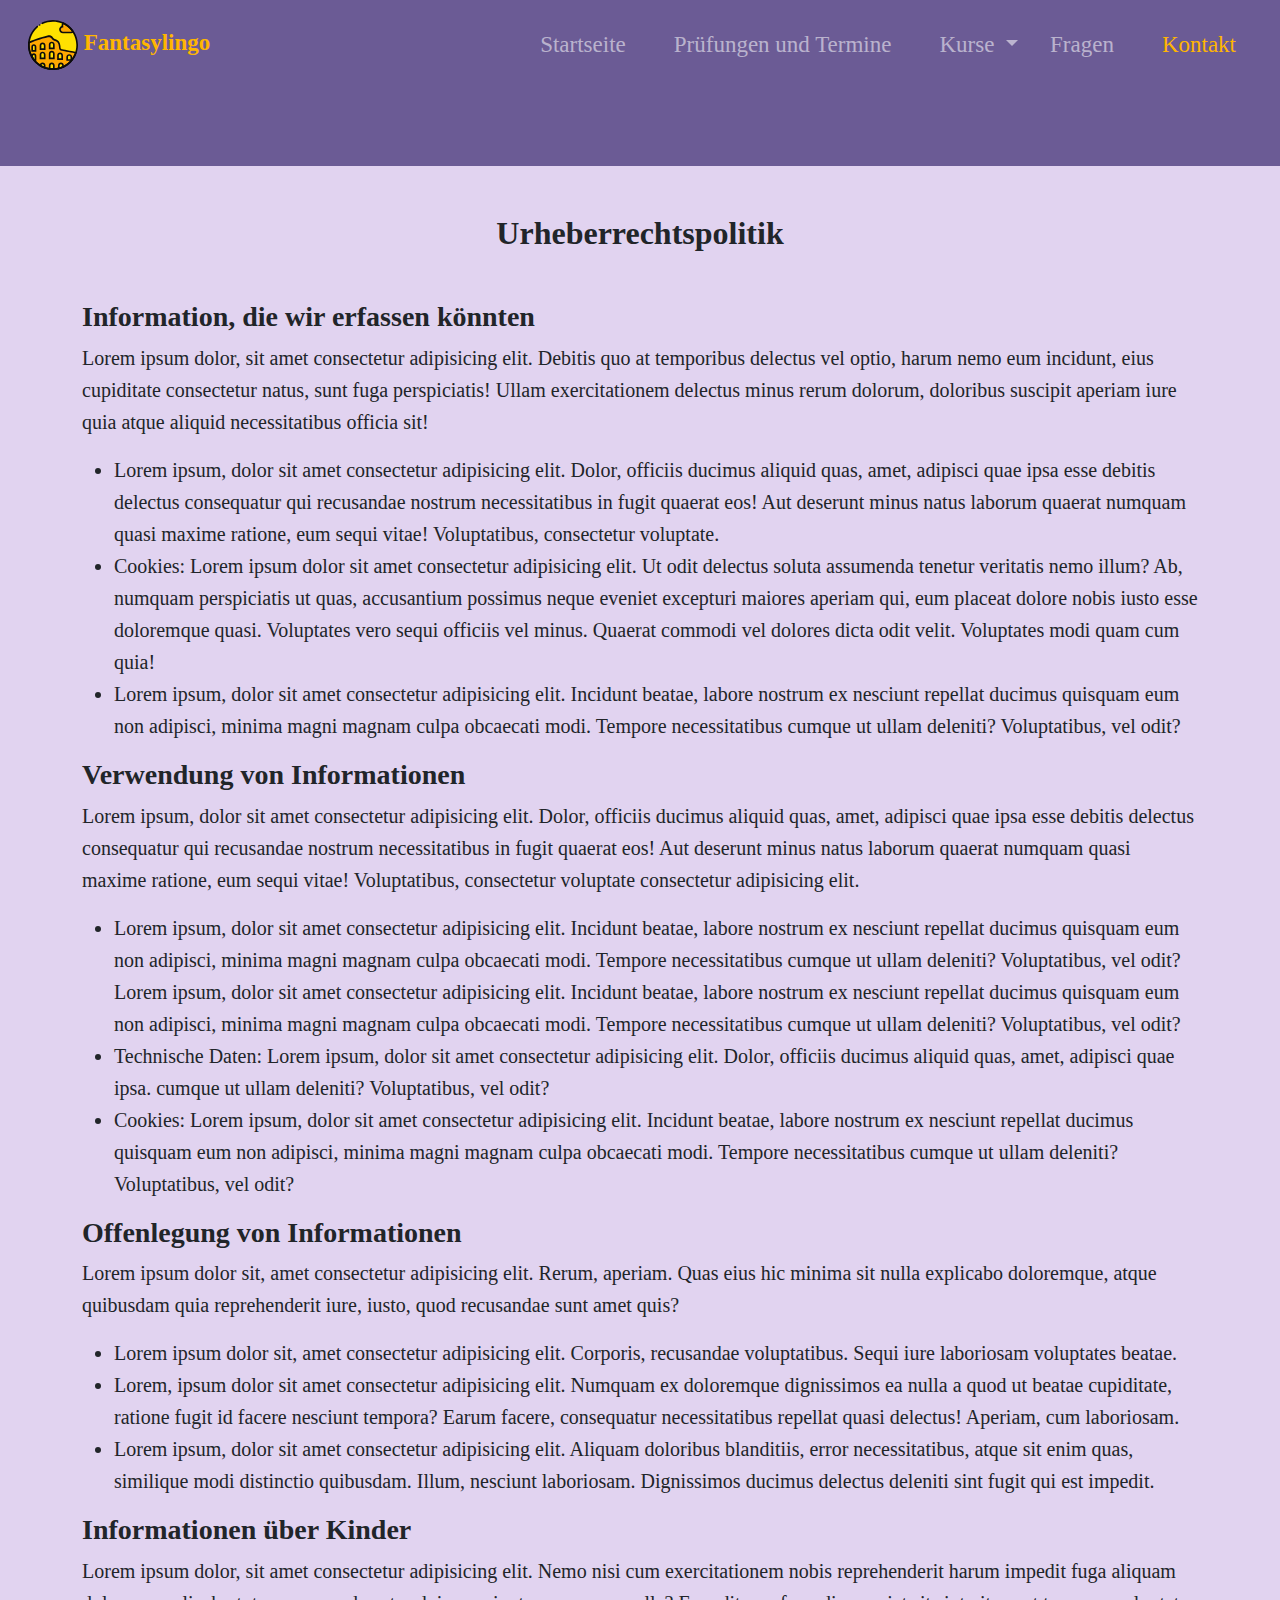
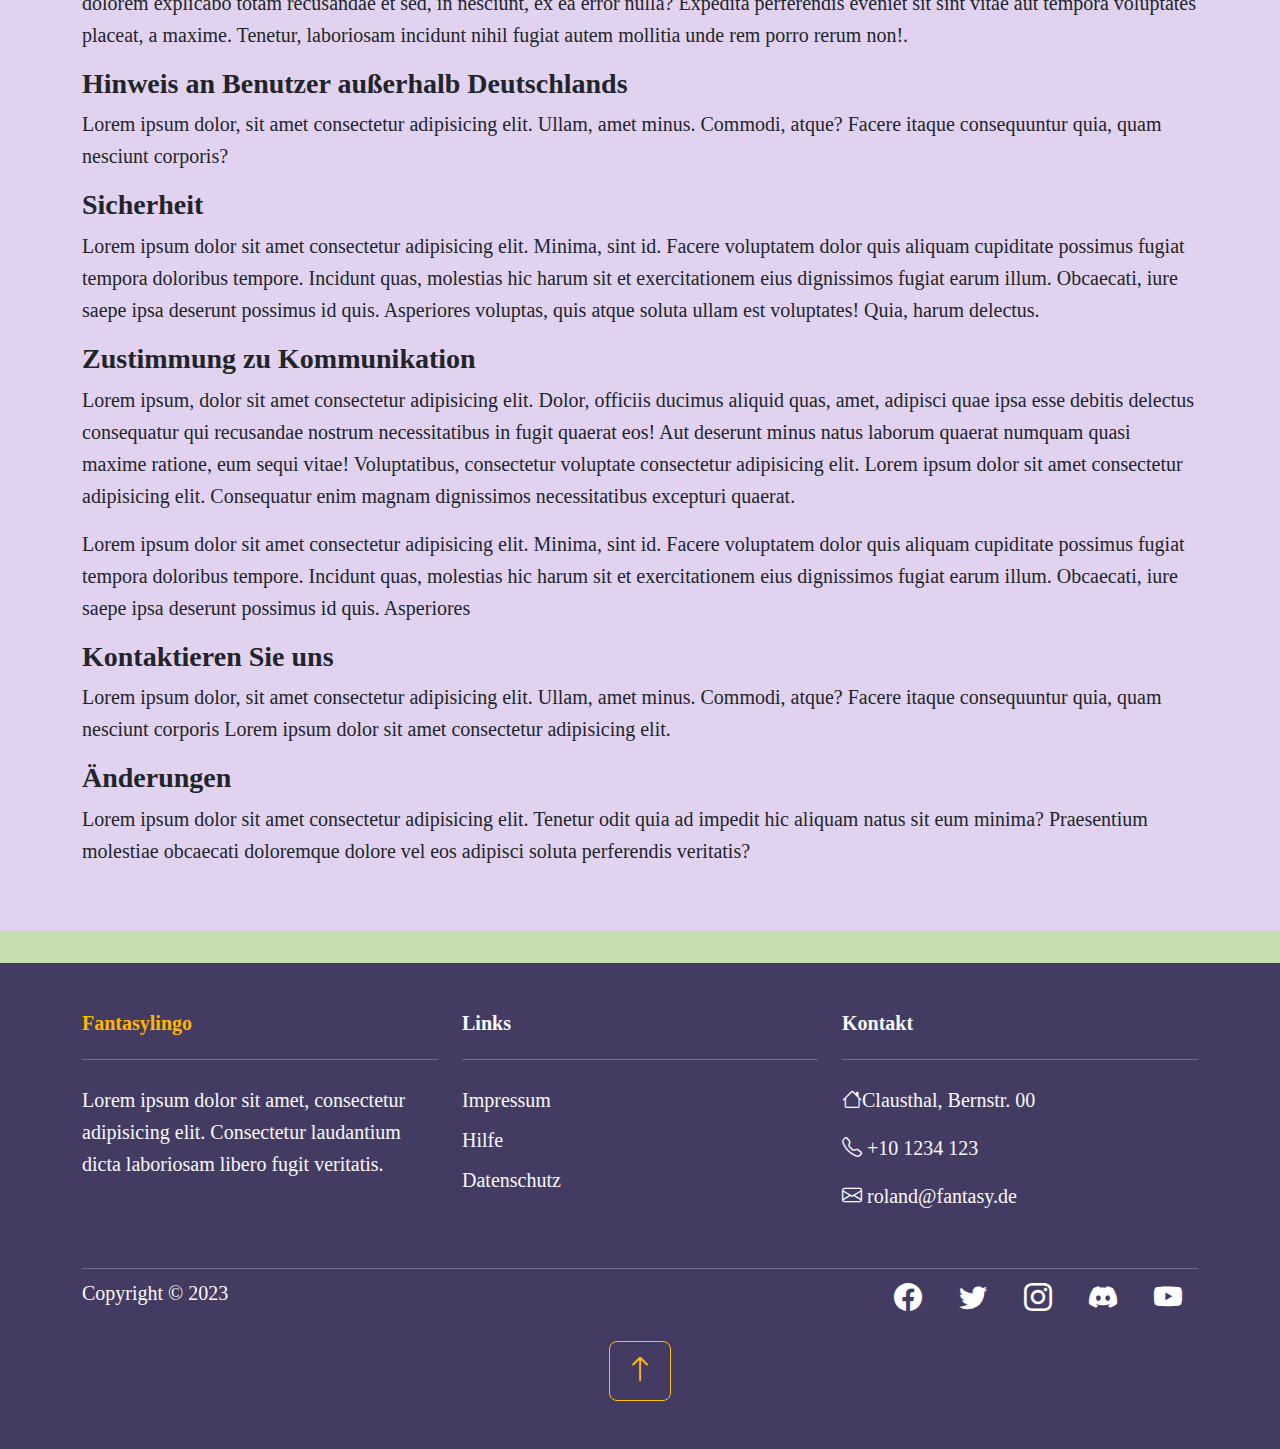
<file: datenschutz.html>
<!DOCTYPE html>
<html lang="zxx">

<head>
  <meta charset="UTF-8">
  <meta name="viewport" content="width=device-width, initial-scale=1.0">
  <link rel="stylesheet" href="css/bootstrap.css">
  <link rel="stylesheet" href="assets/bootstrap-icons-1.10.5/font/bootstrap-icons.css">
  <link rel="stylesheet" href="css/style.css">
  <title>Datenschutz</title>
</head>

<body>

  <!--Navbar--><!--Quelle: https://getbootstrap.com/docs/5.3/components/navbar/-->
  <nav class="navbar navbar-expand-lg bg-dark navbar-dark w-auto h-200 fixed-top">
    <div class="container-fluid">
      <a class="navbar-brand px-3" href="index.html">
        <img class="" src="IMG/logo.svg" alt="logo" width="50"> Fantasylingo
      </a> <!--https://www.svgrepo.com/svg/184166/colosseum-rome-->
      <button class="navbar-toggler" type="button" data-bs-toggle="collapse" data-bs-target="#navmenu"
        aria-controls="navbarSupportedContent" aria-expanded="false" aria-label="Toggle navigation">
        <span class="navbar-toggler-icon"> </span>
      </button>
      <div class="collapse navbar-collapse" id="navmenu">
        <ul class="navbar-nav ms-auto mb-2 mb-lg-0">
          <li class="nav-item">
            <a class="  px-3 nav-link me-3" href="index.html">Startseite</a>
          </li>
          <li class="nav-item me-3">
            <a class="  px-3 nav-link" href="pruefungenUndTermine.html">Prüfungen und Termine</a>
          </li>
          <li class="nav-item dropdown">
            <a class=" px-3 nav-link dropdown-toggle" href="#" role="button" data-bs-toggle="dropdown"
              aria-expanded="false">
              Kurse
            </a>
            <ul class="dropdown-menu">
              <li><a class="dropdown-item fs-5" href="navi.html">Na'vi</a></li>
              <li>
                <hr class="dropdown-divider">
              </li>
              <li><a class="dropdown-item fs-5" href="klingonisch.html">Klingonisch</a></li>
              <li>
                <hr class="dropdown-divider">
              </li>
              <li><a class="dropdown-item fs-5" href="sindarin.html">Sindarin</a></li>
            </ul>
          </li>
          <li class="nav-item me-3">
            <a class="px-3 nav-link" href="index.html#fragen">Fragen</a>
          </li>
          <li class="nav-item me-3">
            <a class="px-3 nav-link disabled" href="kontakt.html">Kontakt</a>
          </li>
        </ul>
      </div>
    </div>
  </nav>

  <!--Header-->
  <section class="bg-dark text-light p-5 text-center text-md-start">
    <div class="container">
      <div class="d-lg-flex align-items-center justify-content-between">
        
      </div>
    </div>
  </section>

  <section class="p-5  bg-light">
    <div class="container">
      <div class="row">
        <div class="col-12">
          <h2 class="text-center mb-5">Urheberrechtspolitik</h2>
        </div>
      </div>
      <div class="row">
        <!--Information, die wir erfassen könnten-->
        <!--lorem: https://lipsum.com/-->
        <div class="col-lg-12">
          <h3>Information, die wir erfassen könnten</h3>
          <p>Lorem ipsum dolor, sit amet consectetur adipisicing elit. Debitis quo at temporibus delectus vel optio,
            harum nemo eum incidunt, eius cupiditate consectetur natus, sunt fuga perspiciatis! Ullam exercitationem
            delectus minus rerum dolorum, doloribus suscipit aperiam iure quia atque aliquid necessitatibus officia sit!
          </p>
          <ul>
            <li>Lorem ipsum, dolor sit amet consectetur adipisicing elit. Dolor, officiis ducimus aliquid quas, amet,
              adipisci quae ipsa esse debitis delectus consequatur qui recusandae nostrum necessitatibus in fugit
              quaerat eos! Aut deserunt minus natus laborum quaerat numquam quasi maxime ratione, eum sequi vitae!
              Voluptatibus, consectetur voluptate.</li>
            <li>Cookies: Lorem ipsum dolor sit amet consectetur adipisicing elit. Ut odit delectus soluta assumenda
              tenetur veritatis nemo illum? Ab, numquam perspiciatis ut quas, accusantium possimus neque eveniet
              excepturi maiores aperiam qui, eum placeat dolore nobis iusto esse doloremque quasi. Voluptates vero sequi
              officiis vel minus. Quaerat commodi vel dolores dicta odit velit. Voluptates modi quam cum quia!</li>
            <li>Lorem ipsum, dolor sit amet consectetur adipisicing elit. Incidunt beatae, labore nostrum ex nesciunt
              repellat ducimus quisquam eum non adipisci, minima magni magnam culpa obcaecati modi. Tempore
              necessitatibus cumque ut ullam deleniti? Voluptatibus, vel odit?</li>
          </ul>
        </div>
      </div>
      <div class="row">
        <!--Verwendung von Informationen-->
        <div class="col-lg-12">
          <h3>Verwendung von Informationen</h3>
          <p>Lorem ipsum, dolor sit amet consectetur adipisicing elit. Dolor, officiis ducimus aliquid quas, amet,
            adipisci quae ipsa esse debitis delectus consequatur qui recusandae nostrum necessitatibus in fugit
            quaerat eos! Aut deserunt minus natus laborum quaerat numquam quasi maxime ratione, eum sequi vitae!
            Voluptatibus, consectetur voluptate consectetur adipisicing elit.</p>
          <ul>
            <li>Lorem ipsum, dolor sit amet consectetur adipisicing elit. Incidunt beatae, labore nostrum ex nesciunt
              repellat ducimus quisquam eum non adipisci, minima magni magnam culpa obcaecati modi. Tempore
              necessitatibus cumque ut ullam deleniti? Voluptatibus, vel odit?
              Lorem ipsum, dolor sit amet consectetur adipisicing elit. Incidunt beatae, labore nostrum ex nesciunt
              repellat ducimus quisquam eum non adipisci, minima magni magnam culpa obcaecati modi. Tempore
              necessitatibus cumque ut ullam deleniti? Voluptatibus, vel odit?</li>
            <li>Technische Daten: Lorem ipsum, dolor sit amet consectetur adipisicing elit. Dolor, officiis ducimus
              aliquid quas, amet,
              adipisci quae ipsa. cumque ut ullam deleniti? Voluptatibus, vel odit?</li>
            <li>Cookies: Lorem ipsum, dolor sit amet consectetur adipisicing elit. Incidunt beatae, labore nostrum ex
              nesciunt
              repellat ducimus quisquam eum non adipisci, minima magni magnam culpa obcaecati modi. Tempore
              necessitatibus cumque ut ullam deleniti? Voluptatibus, vel odit?</li>
          </ul>
        </div>
      </div>
      <div class="row">
        <!--Offenlegung von Informationen-->
        <div class="col-lg-12">
          <h3>Offenlegung von Informationen</h3>
          <p>Lorem ipsum dolor sit, amet consectetur adipisicing elit. Rerum, aperiam. Quas eius hic minima sit nulla
            explicabo doloremque, atque quibusdam quia reprehenderit iure, iusto, quod recusandae sunt amet quis?</p>
          <ul>
            <li>Lorem ipsum dolor sit, amet consectetur adipisicing elit. Corporis, recusandae voluptatibus. Sequi iure
              laboriosam voluptates beatae.</li>
            <li>Lorem, ipsum dolor sit amet consectetur adipisicing elit. Numquam ex doloremque dignissimos ea nulla a
              quod ut beatae cupiditate, ratione fugit id facere nesciunt tempora? Earum facere, consequatur
              necessitatibus repellat quasi delectus! Aperiam, cum laboriosam.</li>
            <li>Lorem ipsum, dolor sit amet consectetur adipisicing elit. Aliquam doloribus blanditiis, error
              necessitatibus, atque sit enim quas, similique modi distinctio quibusdam. Illum, nesciunt laboriosam.
              Dignissimos ducimus delectus deleniti sint fugit qui est impedit.</li>
          </ul>
        </div>
      </div>
      <div class="row">
        <!--Informationen über Kinder-->
        <div class="col-lg-12">
          <h3>Informationen über Kinder</h3>
          <p>Lorem ipsum dolor, sit amet consectetur adipisicing elit. Nemo nisi cum exercitationem nobis reprehenderit
            harum impedit fuga aliquam dolorem explicabo totam recusandae et sed, in nesciunt, ex ea error nulla?
            Expedita perferendis eveniet sit sint vitae aut tempora voluptates placeat, a maxime. Tenetur, laboriosam
            incidunt nihil fugiat autem mollitia unde rem porro rerum non!.</p>
        </div>
      </div>
      <div class="row">
        <!--Hinweis an Benutzer außerhalb des Vereinigten Königreichs-->
        <div class="col-lg-12">
          <h3>Hinweis an Benutzer außerhalb Deutschlands</h3>
          <p>Lorem ipsum dolor, sit amet consectetur adipisicing elit. Ullam, amet minus. Commodi, atque? Facere itaque
            consequuntur quia, quam nesciunt corporis?</p>
        </div>
      </div>
      <div class="row">
        <!--Sicherheit-->
        <div class="col-lg-12">
          <h3>Sicherheit</h3>
          <p>Lorem ipsum dolor sit amet consectetur adipisicing elit. Minima, sint id. Facere voluptatem dolor quis
            aliquam cupiditate possimus fugiat tempora doloribus tempore. Incidunt quas, molestias hic harum sit et
            exercitationem eius dignissimos fugiat earum illum. Obcaecati, iure saepe ipsa deserunt possimus id quis.
            Asperiores voluptas, quis atque soluta ullam est voluptates! Quia, harum delectus.</p>
        </div>
      </div>
      <div class="row">
        <!--Zustimmung zu Kommunikation-->
        <div class="col-lg-12">
          <h3>Zustimmung zu Kommunikation</h3>
          <p>Lorem ipsum, dolor sit amet consectetur adipisicing elit. Dolor, officiis ducimus aliquid quas, amet,
            adipisci quae ipsa esse debitis delectus consequatur qui recusandae nostrum necessitatibus in fugit quaerat
            eos! Aut deserunt minus natus laborum quaerat numquam quasi maxime ratione, eum sequi vitae! Voluptatibus,
            consectetur voluptate consectetur adipisicing elit. Lorem ipsum dolor sit amet consectetur adipisicing elit.
            Consequatur enim magnam dignissimos necessitatibus excepturi quaerat.</p>
          <p>Lorem ipsum dolor sit amet consectetur adipisicing elit. Minima, sint id. Facere voluptatem dolor quis
            aliquam cupiditate possimus fugiat tempora doloribus tempore. Incidunt quas, molestias hic harum sit et
            exercitationem eius dignissimos fugiat earum illum. Obcaecati, iure saepe ipsa deserunt possimus id quis.
            Asperiores</p>
        </div>
      </div>
      <div class="row">
        <!--Kontaktieren Sie uns-->
        <div class="col-lg-12">
          <h3>Kontaktieren Sie uns</h3>
          <p>Lorem ipsum dolor, sit amet consectetur adipisicing elit. Ullam, amet minus. Commodi, atque? Facere itaque
            consequuntur quia, quam nesciunt corporis Lorem ipsum dolor sit amet consectetur adipisicing elit.</p>
        </div>
      </div>
      <div class="row">
        <!--Änderungen-->
        <div class="col-lg-12">
          <h3>Änderungen</h3>
          <p>Lorem ipsum dolor sit amet consectetur adipisicing elit. Tenetur odit quia ad impedit hic aliquam natus sit
            eum minima? Praesentium molestiae obcaecati doloremque dolore vel eos adipisci soluta perferendis veritatis?
          </p>
        </div>
      </div>
    </div>
  </section>

  <section class="p-3 bg-warning"></section>

  <!--Footer-->
  <footer class="p-5 bg-secondary text-light">
    <div class="container">
      <div class="row align-items-stretch text-center text-md-start">
        <div class="col-12 col-md-4 mb-4">
          <h5 class="mb-4 text-warning">Fantasylingo</h5>
          <hr class="mb-2 p-2">
          <p class="text-light">Lorem ipsum dolor sit amet, consectetur adipisicing elit. Consectetur laudantium
            dicta
            laboriosam libero fugit veritatis.</p>
        </div>
        <div class="col-12 col-md-4 mb-4">
          <h5 class="mb-4">Links</h5>
          <hr class="mb-2 p-2">
          <a href="impressum.html" class="text-light text-decoration-none d-block mb-2 linked">Impressum</a>
          <a href="impressum.html" class="text-light text-decoration-none d-block mb-2 linked">Hilfe</a>
          <a href="Datenschutz.html" class="text-light  text-decoration-none d-block mb-2 linked">Datenschutz</a>
        </div>
        <div class="col-12 col-md-4 mb-4">
          <h5 class="mb-4">Kontakt</h5>
          <hr class="mb-2 p-2">
          <p class="text-light d-block"><i class="bi bi-house"></i>Clausthal, Bernstr. 00</p>
          <p class="text-light d-block"><i class="bi bi-telephone"></i> +10 1234 123</p>
          <p class="text-light d-block"><i class="bi bi-envelope"></i> roland@fantasy.de</p>
        </div>
      </div>
      <hr class="mb-2">
      <div class="row">
        <div class="col-12 col-md-6">
          <p class="text-md-start text-center"> Copyright &copy; 2023 </p>
        </div>
        <div class="col-12 col-md-6">
          <div class="text-md-end text-center">
            <a href=""><i class="bi bi-facebook fs-3 text-white mx-3"></i></a>
            <a href=""><i class="bi bi-twitter fs-3 text-white mx-3"></i></a>
            <a href=""><i class="bi bi-instagram fs-3 text-white mx-3"></i></a>
            <a href=""><i class="bi bi-discord fs-3 text-white mx-3"></i></a>
            <a href=""><i class="bi bi-youtube fs-3 text-white mx-3"></i></a>
          </div>
        </div>
      </div>
      <div class="text-center">
        <a href="#" class="btn btn-outline-warning btn-lg mt-3">
          <i class="bi bi-arrow-up fs-3"></i>
        </a>
      </div>
    </div>
  </footer>

  <script src="js/bootstrap.bundle.js"></script>

</body>
<!--Das sind ein Paar tutorials, die mir viel geholfen haben:
https://www.youtube.com/watch?v=v0IgI8vYD_o
https://www.youtube.com/watch?v=-qfEOE4vtxE&t=1286s
https://www.traversymedia.com/products/bootstrap-5-from-scratch-build-5-modern-websites
-->

</html>
</file>
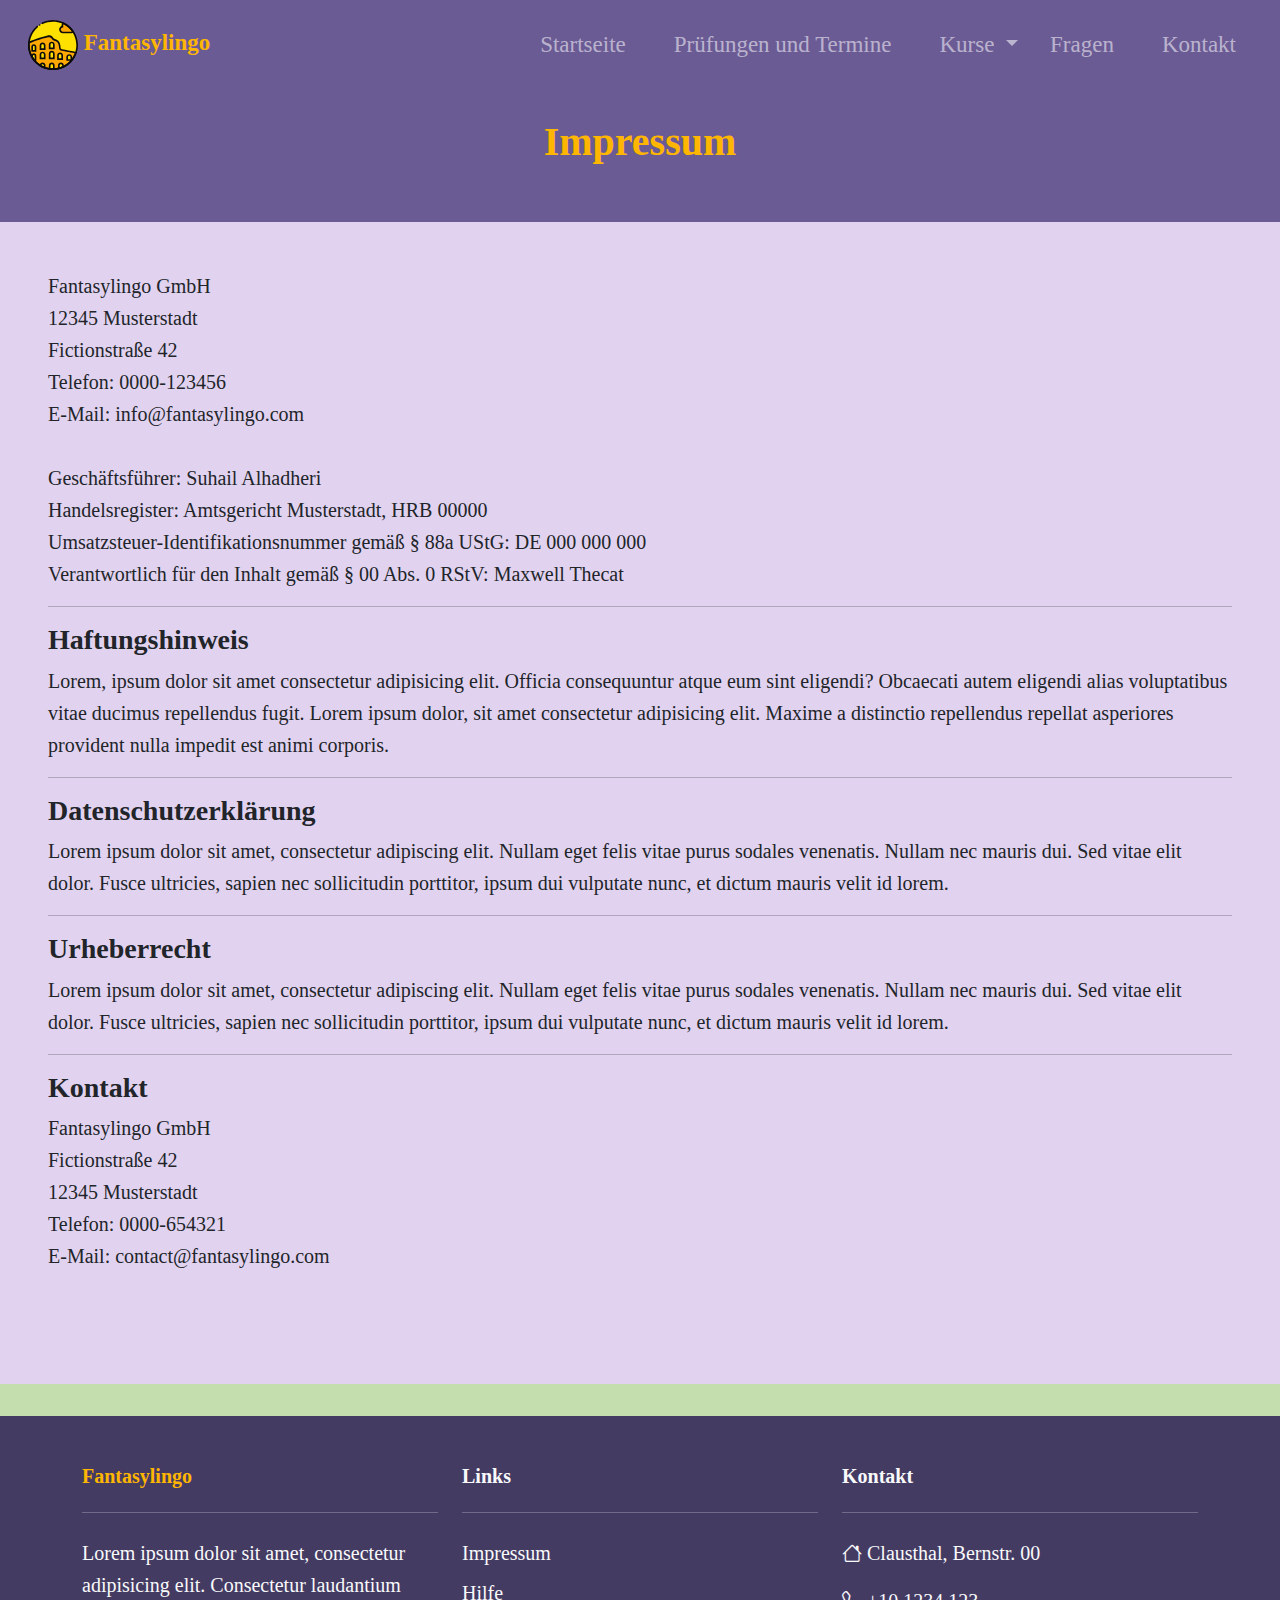
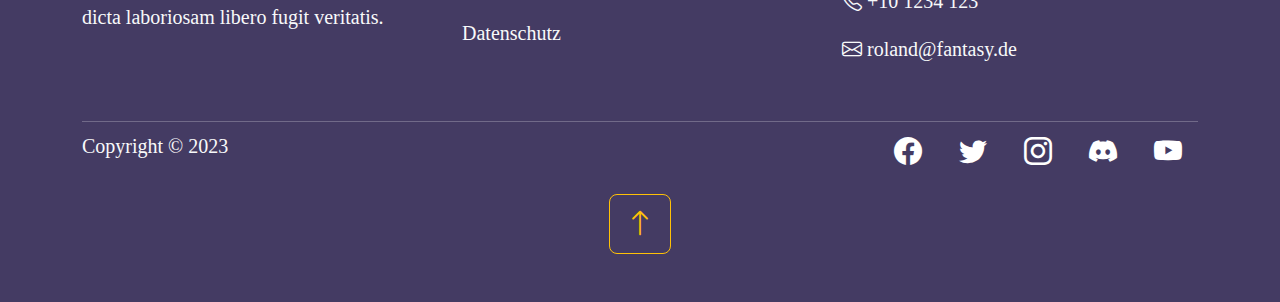
<file: impressum.html>
<!DOCTYPE html>
<html lang="zxx">

<head>
  <meta charset="UTF-8">
  <meta name="viewport" content="width=device-width, initial-scale=1.0">
  <link rel="stylesheet" href="css/bootstrap.css">
  <link rel="stylesheet" href="assets/bootstrap-icons-1.10.5/font/bootstrap-icons.css">
  <link rel="stylesheet" href="css/style.css">
  <title>Impressum</title>
</head>

<body>

  <!--Navbar--><!--Quelle: https://getbootstrap.com/docs/5.3/components/navbar/-->
  <nav class="navbar navbar-expand-lg bg-dark navbar-dark w-auto h-200 fixed-top ">
    <div class="container-fluid">
      <a class="navbar-brand px-3" href="index.html">
        <img class="" src="IMG/logo.svg" alt="logo" width="50"> Fantasylingo
      </a> <!--https://www.svgrepo.com/svg/184166/colosseum-rome-->
      <button class="navbar-toggler" type="button" data-bs-toggle="collapse" data-bs-target="#navmenu"
        aria-controls="navbarSupportedContent" aria-expanded="false" aria-label="Toggle navigation">
        <span class="navbar-toggler-icon"> </span>
      </button>
      <div class="collapse navbar-collapse" id="navmenu">
        <ul class="navbar-nav ms-auto mb-2 mb-lg-0">
          <li class="nav-item">
            <a class="  px-3 nav-link me-3" href="index.html">Startseite</a>
          </li>
          <li class="nav-item me-3">
            <a class="  px-3 nav-link" href="pruefungenUndTermine.html">Prüfungen und Termine</a>
          </li>
          <li class="nav-item dropdown">
            <a class=" px-3 nav-link dropdown-toggle" href="#" role="button" data-bs-toggle="dropdown"
              aria-expanded="false">
              Kurse
            </a>
            <ul class="dropdown-menu">
              <li><a class="dropdown-item fs-5" href="navi.html">Na'vi</a></li>
              <li>
                <hr class="dropdown-divider">
              </li>
              <li><a class="dropdown-item fs-5" href="klingonisch.html">Klingonisch</a></li>
              <li>
                <hr class="dropdown-divider">
              </li>
              <li><a class="dropdown-item fs-5" href="sindarin.html">Sindarin</a></li>
            </ul>
          </li>
          <li class="nav-item me-3">
            <a class="px-3 nav-link" href="index.html#fragen">Fragen</a>
          </li>
          <li class="nav-item me-3">
            <a class="px-3 nav-link " href="kontakt.html">Kontakt</a>
          </li>
        </ul>
      </div>
    </div>
  </nav>

  <!--Header-->
  <section class="bg-dark text-light p-5 text-center text-md-start">
    <div class="text-center text-warning">
      <h1 >Impressum</h1>
    </div>
  </section>
  
  <!--Impressum Beispiel : https://support.squarespace.com/hc/en-us/articles/360033411331-Creating-an-imprint-page-->
  <section class="p-5 bg-light mb-5">
    
    
    <p>
        Fantasylingo GmbH<br>
        12345 Musterstadt<br>
        Fictionstraße 42<br>
        Telefon: 0000-123456<br>
        E-Mail: info@fantasylingo.com<br>
        <br>
        Geschäftsführer: Suhail Alhadheri<br>
        Handelsregister: Amtsgericht Musterstadt, HRB 00000<br>
        Umsatzsteuer-Identifikationsnummer gemäß § 88a UStG: DE 000 000 000<br>
        Verantwortlich für den Inhalt gemäß § 00 Abs. 0 RStV: Maxwell Thecat<br>
    </p>
    <hr class="my-3">

    <h3>Haftungshinweis</h3>
    
    <p>
        Lorem, ipsum dolor sit amet consectetur adipisicing elit. Officia consequuntur atque eum sint eligendi? Obcaecati
        autem eligendi alias voluptatibus vitae ducimus repellendus fugit. Lorem ipsum dolor, sit amet consectetur
        adipisicing elit. Maxime a distinctio repellendus repellat asperiores provident nulla impedit est animi corporis.
    </p>
    <hr class="my-3">

    <h3>Datenschutzerklärung</h3>
    
    <p>
        Lorem ipsum dolor sit amet, consectetur adipiscing elit. Nullam eget felis vitae purus sodales venenatis.
        Nullam nec mauris dui. Sed vitae elit dolor. Fusce ultricies, sapien nec sollicitudin porttitor, ipsum dui
        vulputate nunc, et dictum mauris velit id lorem.
    </p>
    <hr class="my-3">

    <h3>Urheberrecht</h3>
    
    <p>
        Lorem ipsum dolor sit amet, consectetur adipiscing elit. Nullam eget felis vitae purus sodales venenatis.
        Nullam nec mauris dui. Sed vitae elit dolor. Fusce ultricies, sapien nec sollicitudin porttitor, ipsum dui
        vulputate nunc, et dictum mauris velit id lorem.
    </p>
    <hr class="my-3">

    <h3>Kontakt</h3>
    
    <p>
        Fantasylingo GmbH<br>
        Fictionstraße 42<br>
        12345 Musterstadt<br>
        Telefon: 0000-654321<br>
        E-Mail: contact@fantasylingo.com
    </p>
</section>

<section class="p-3 bg-warning"></section>


  <!--Footer-->
  <footer class="p-5 bg-secondary text-light">
    <div class="container">
      <div class="row align-items-stretch text-center text-md-start">
        <div class="col-12 col-md-4 mb-4">
          <h5 class="mb-4 text-warning">Fantasylingo</h5>
          <hr class="mb-2 p-2">
          <p class="text-light">Lorem ipsum dolor sit amet, consectetur adipisicing elit. Consectetur laudantium
            dicta
            laboriosam libero fugit veritatis.</p>
        </div>
        <div class="col-12 col-md-4 mb-4">
          <h5 class="mb-4">Links</h5>
          <hr class="mb-2 p-2">
          <a href="impressum.html" class="text-light text-decoration-none d-block mb-2 linked">Impressum</a>
          <a href="impressum.html" class="text-light text-decoration-none d-block mb-2 linked">Hilfe</a>
          <a href="Datenschutz.html" class="text-light  text-decoration-none d-block mb-2 linked">Datenschutz</a>
        </div>
        <div class="col-12 col-md-4 mb-4">
          <h5 class="mb-4">Kontakt</h5>
          <hr class="mb-2 p-2">
          <p class="text-light d-block"><i class="bi bi-house"></i> Clausthal, Bernstr. 00</p>
          <p class="text-light d-block"><i class="bi bi-telephone"></i> +10 1234 123</p>
          <p class="text-light d-block"><i class="bi bi-envelope"></i> roland@fantasy.de</p>
        </div>
      </div>
      <hr class="mb-2">
      <div class="row">
        <div class="col-12 col-md-6">
          <p class="text-md-start text-center"> Copyright &copy; 2023 </p>
        </div>
        <div class="col-12 col-md-6">
          <div class="text-md-end text-center">
            <a href=""><i class="bi bi-facebook fs-3 text-white mx-3"></i></a>
            <a href=""><i class="bi bi-twitter fs-3 text-white mx-3"></i></a>
            <a href=""><i class="bi bi-instagram fs-3 text-white mx-3"></i></a>
            <a href=""><i class="bi bi-discord fs-3 text-white mx-3"></i></a>
            <a href=""><i class="bi bi-youtube fs-3 text-white mx-3"></i></a>
          </div>
        </div>
      </div>
      <div class="text-center">
        <a href="#" class="btn btn-outline-warning btn-lg mt-3">
          <i class="bi bi-arrow-up fs-3"></i>
        </a>
      </div>
    </div>
  </footer>

  <script src="js/bootstrap.bundle.js"></script>

</body>
</html>
</file>
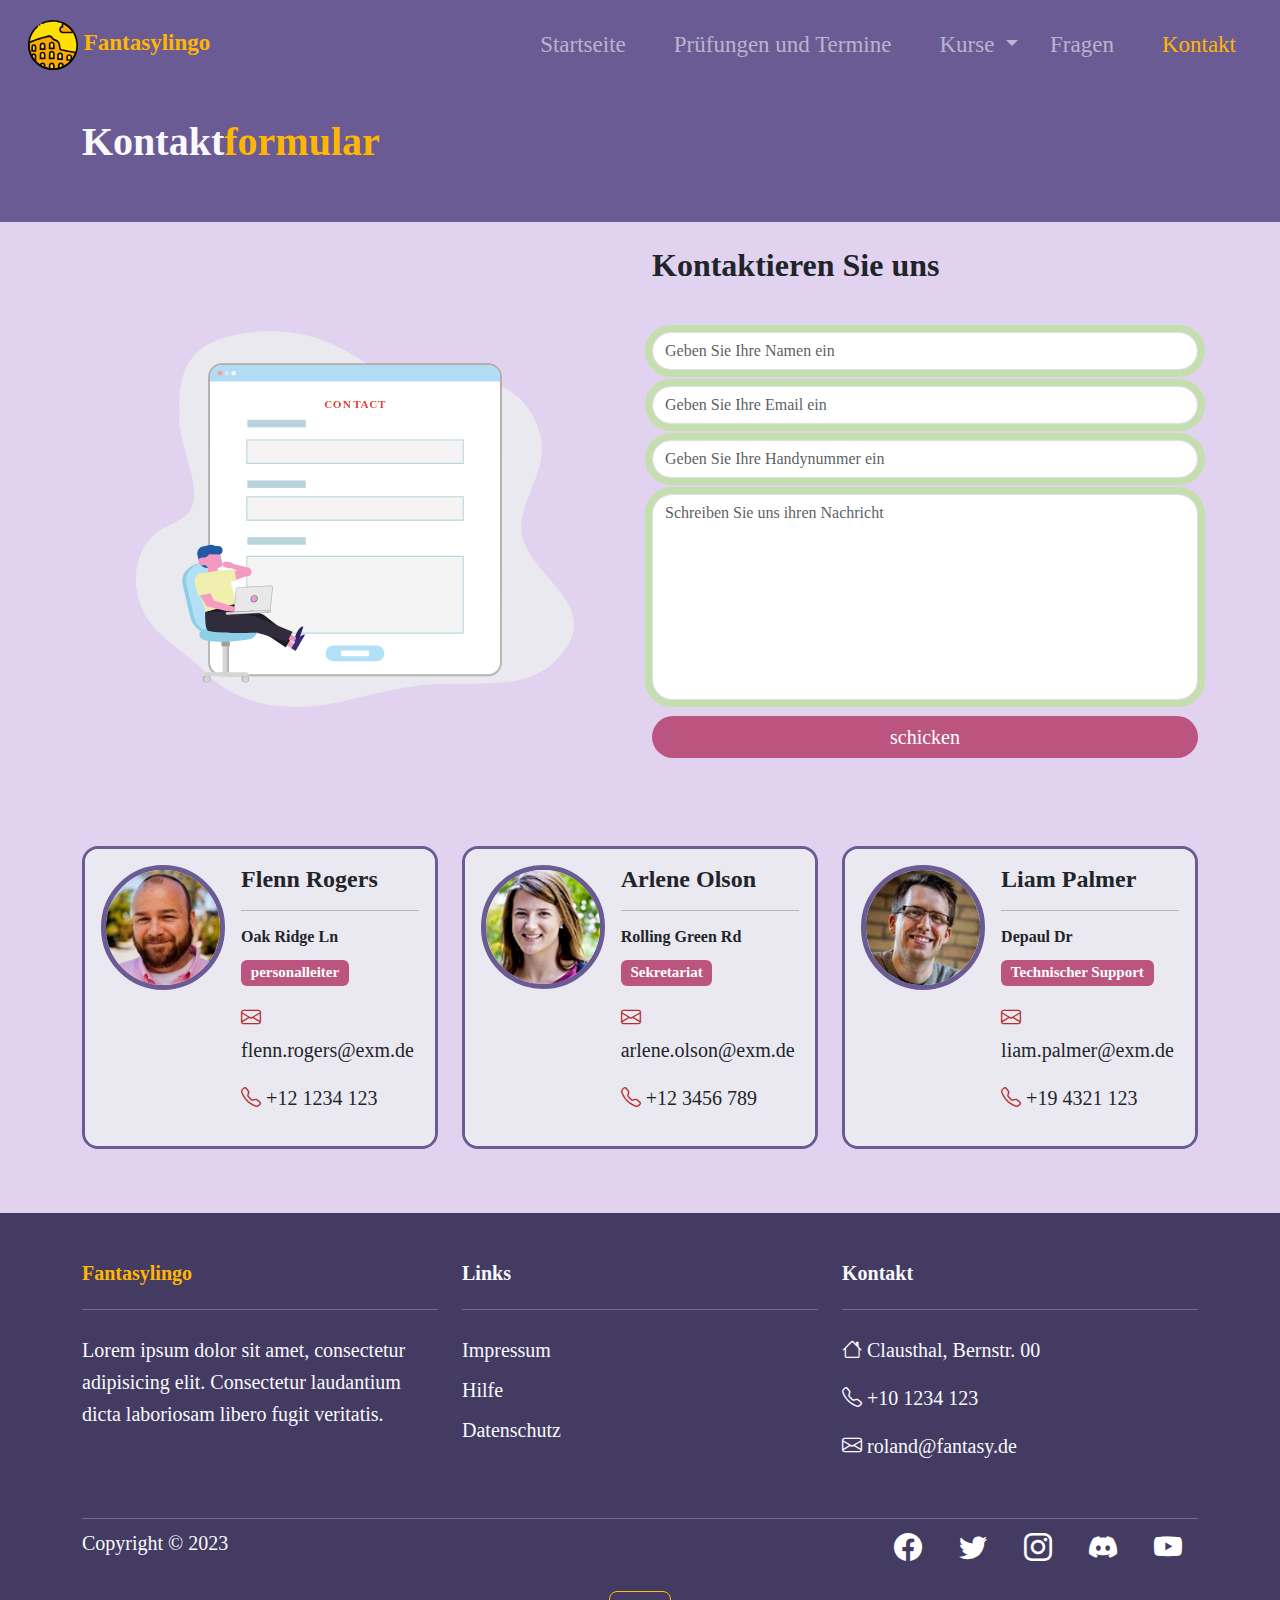
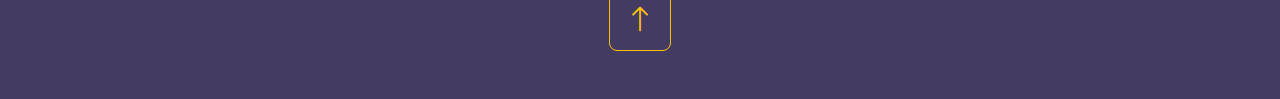
<file: kontakt.html>
<!DOCTYPE html>
<html lang="zxx">

<head>
    <meta charset="UTF-8">
    <meta name="viewport" content="width=device-width, initial-scale=1.0">
    <link rel="stylesheet" href="css/bootstrap.css">
    <link rel="stylesheet" href="assets/bootstrap-icons-1.10.5/font/bootstrap-icons.css">
    <link rel="stylesheet" href="css/style.css">
    <title>Kontakt</title>
</head>

<body>

    <!--Navbar--><!--Quelle: https://getbootstrap.com/docs/5.3/components/navbar/-->
  <nav class="navbar navbar-expand-lg bg-dark navbar-dark w-auto h-200 fixed-top ">
    <div class="container-fluid">
      <a class="navbar-brand px-3" href="index.html">
        <img class="" src="IMG/logo.svg" alt="logo" width="50"> Fantasylingo
      </a> <!--https://www.svgrepo.com/svg/184166/colosseum-rome-->
      <button class="navbar-toggler" type="button" data-bs-toggle="collapse" data-bs-target="#navmenu"
        aria-controls="navbarSupportedContent" aria-expanded="false" aria-label="Toggle navigation">
        <span class="navbar-toggler-icon"> </span>
      </button>
      <div class="collapse navbar-collapse" id="navmenu">
        <ul class="navbar-nav ms-auto mb-2 mb-lg-0">
          <li class="nav-item">
            <a class="  px-3 nav-link me-3" href="index.html">Startseite</a>
          </li>
          <li class="nav-item me-3">
            <a class="  px-3 nav-link" href="pruefungenUndTermine.html">Prüfungen und Termine</a>
          </li>
          <li class="nav-item dropdown">
            <a class=" px-3 nav-link dropdown-toggle" href="#" role="button" data-bs-toggle="dropdown"
              aria-expanded="false">
              Kurse
            </a>
            <ul class="dropdown-menu">
              <li><a class="dropdown-item fs-5" href="navi.html">Na'vi</a></li>
              <li>
                <hr class="dropdown-divider">
              </li>
              <li><a class="dropdown-item fs-5" href="klingonisch.html">Klingonisch</a></li>
              <li>
                <hr class="dropdown-divider">
              </li>
              <li><a class="dropdown-item fs-5" href="sindarin.html">Sindarin</a></li>
            </ul>
          </li>
          <li class="nav-item me-3">
            <a class="px-3 nav-link" href="index.html#fragen">Fragen</a>
          </li>
          <li class="nav-item me-3">
            <a class="px-3 nav-link disabled" href="kontakt.html">Kontakt</a>
          </li>
        </ul>
      </div>
    </div>
  </nav>

    <!--Header-->
    <section class="bg-dark text-light p-5 text-center text-md-start">
        <div class="container">
            <div class="d-lg-flex align-items-center justify-content-between">
                <div>
                    <h1>Kontakt<span class="text-warning">formular</span></h1>
                </div>
            </div>
        </div>
    </section>
    <!--Kontakt-->
    <section id="contact" class="contact mt-4 my-6">
        <div class="container">
            <div class="row">
                <div class="col-lg-6 d-none d-md-block">
                    <div class="image-container">
                        <img src="IMG/Contact-Form-color.svg" alt="kontakt" class="mb-3 img-fluid">
                        <!--Foto Quelle: https://niceillustrations.com/poppy/contact-form-illustration-->
                    </div>
                </div>
                <div class="col-lg-6">
                    <div class="text-container">
                        <h2 class="mb-5">Kontaktieren Sie uns</h2>
                        <form>
                            <div class="mb-3">
                                <input type="text" class="form-control" placeholder="Geben Sie Ihre Namen ein">
                            </div>
                            <div class="mb-3">
                                <input type="email" class="form-control" placeholder="Geben Sie Ihre Email ein">
                            </div>
                            <div class="mb-3">
                                <input type="text" class="form-control" placeholder="Geben Sie Ihre Handynummer ein">
                            </div>
                            <div class="mb-3">
                                <textarea class="form-control" placeholder="Schreiben Sie uns ihren Nachricht"
                                    rows="8"></textarea>
                                <div class="d-grid gap-2">
                                    <input type="submit" value="schicken" class="fs-5 btn btn-primary rounded-5 mt-3 mb-5 border-0 btn-with-gap">
                                </div>
                            </div>
                        </form>
                    </div>
                </div>
            </div>
        </div>
    </section>
    
    <!--Personal-->
    <!--alle Personen Fotos:https://randomuser.me/-->
    <section class=" mb-5 bg-light mt-4">
        <div class="container">
          <div class="row">
            <!--Person 1-->
            <div class="col-lg-4">
                <div class="card mb-3 rounded-4 crd">
                    <div class="card-body card-kontakt">
                        <div class="d-flex gap-3">
                            <div class="person-img">
                                <img src="IMG/flenn-rogers.jpg" alt="Flenn Rogers" class="img-fluid person-img1 rounded-circle">
                            </div>
                            <div class="user-info">
                                <h4>Flenn Rogers</h4>
                                <hr>
                                <h6>Oak Ridge Ln</h6>
                                <span class="badge bg-success mb-3">
                                    personalleiter
                                </span>
                                <p class="text-dark "><i class="bi bi-envelope" style="color: #b33030;"></i> flenn.rogers@exm.de</p>
                                <p class="text-dark "><i class="bi bi-telephone" style="color: #b33030;"></i> +12 1234 123</p>
                            </div>
                        </div>
                    </div>
                </div>
            </div>
            <!--Person 2-->
            <div class="col-lg-4">
                <div class="card mb-3 rounded-4 crd">
                    <div class="card-body card-kontakt">
                        <div class="d-flex gap-3">
                            <div class="person-img">
                                <img  src="IMG//arlene-olson.jpg" alt="Arlene Olson" class="img-fluid person-img1 rounded-circle">
                            </div>
                            <div class="user-info">
                                <h4>Arlene Olson</h4>
                                <hr>
                                <h6>Rolling Green Rd</h6>
                                <span class="badge bg-success mb-3">
                                    Sekretariat
                                </span>
                                <p class="text-dark "><i class="bi bi-envelope" style="color: #b33030;"></i> arlene.olson@exm.de</p>
                                <p class="text-dark "><i class="bi bi-telephone" style="color: #b33030;"></i> +12 3456 789</p>
                            </div>
                        </div>
                    </div>
                </div>
            </div>
            <!--Person 3-->
            <div class="col-lg-4">
                <div class="card mb-3 rounded-4 crd">
                    <div class="card-body card-kontakt">
                        <div class="d-flex gap-3">
                            <div class="person-img">
                                <img src="IMG/Liam-palmer.jpg" alt="Liam Palmer" class="img-fluid person-img1 rounded-circle">
                            </div>
                            <div class="user-info">
                                <h4>Liam Palmer</h4>
                                <hr>
                                <h6>Depaul Dr</h6>
                                <span class="badge bg-success mb-3">
                                    Technischer Support
                                </span>
                                <p class="text-dark "><i class="bi bi-envelope" style="color: #b33030;"></i> liam.palmer@exm.de</p>
                                <p class="text-dark "><i class="bi bi-telephone" style="color: #b33030;"></i> +19 4321 123</p>
                            </div>
                        </div>
                    </div>
                </div>
            </div>
          </div>
        </div>
    </section>
   

    <!--Footer-->
    <footer class="p-5 bg-secondary text-light">
        <div class="container">
          <div class="row align-items-stretch text-center text-md-start">
            <div class="col-12 col-md-4 mb-4">
              <h5 class="mb-4 text-warning">Fantasylingo</h5>
              <hr class="mb-2 p-2">
              <p class="text-light">Lorem ipsum dolor sit amet, consectetur adipisicing elit. Consectetur laudantium
                dicta
                laboriosam libero fugit veritatis.</p>
            </div>
            <div class="col-12 col-md-4 mb-4">
              <h5 class="mb-4">Links</h5>
              <hr class="mb-2 p-2">
              <a href="impressum.html" class="text-light text-decoration-none d-block mb-2 linked">Impressum</a>
              <a href="impressum.html" class="text-light text-decoration-none d-block mb-2 linked">Hilfe</a>
              <a href="Datenschutz.html" class="text-light  text-decoration-none d-block mb-2 linked">Datenschutz</a>
            </div>
            <div class="col-12 col-md-4 mb-4">
              <h5 class="mb-4">Kontakt</h5>
              <hr class="mb-2 p-2">
              <p class="text-light d-block"><i class="bi bi-house"></i> Clausthal, Bernstr. 00</p>
              <p class="text-light d-block"><i class="bi bi-telephone"></i> +10 1234 123</p>
              <p class="text-light d-block"><i class="bi bi-envelope"></i> roland@fantasy.de</p>
            </div>
          </div>
          <hr class="mb-2">
          <div class="row">
            <div class="col-12 col-md-6">
              <p class="text-md-start text-center"> Copyright &copy; 2023 </p>
            </div>
            <div class="col-12 col-md-6">
              <div class="text-md-end text-center">
                <a href=""><i class="bi bi-facebook fs-3 text-white mx-3"></i></a>
                <a href=""><i class="bi bi-twitter fs-3 text-white mx-3"></i></a>
                <a href=""><i class="bi bi-instagram fs-3 text-white mx-3"></i></a>
                <a href=""><i class="bi bi-discord fs-3 text-white mx-3"></i></a>
                <a href=""><i class="bi bi-youtube fs-3 text-white mx-3"></i></a>
              </div>
            </div>
          </div>
          <div class="text-center">
            <a href="#" class="btn btn-outline-warning btn-lg mt-3">
              <i class="bi bi-arrow-up fs-3"></i>
            </a>
          </div>
        </div>
      </footer>

    <script src="js/bootstrap.bundle.js"></script>

</body>
<!--Das sind ein Paar tutorials, die mir viel geholfen haben:
https://www.youtube.com/watch?v=v0IgI8vYD_o
https://www.youtube.com/watch?v=-qfEOE4vtxE&t=1286s
https://www.traversymedia.com/products/bootstrap-5-from-scratch-build-5-modern-websites
-->

</html>
</file>
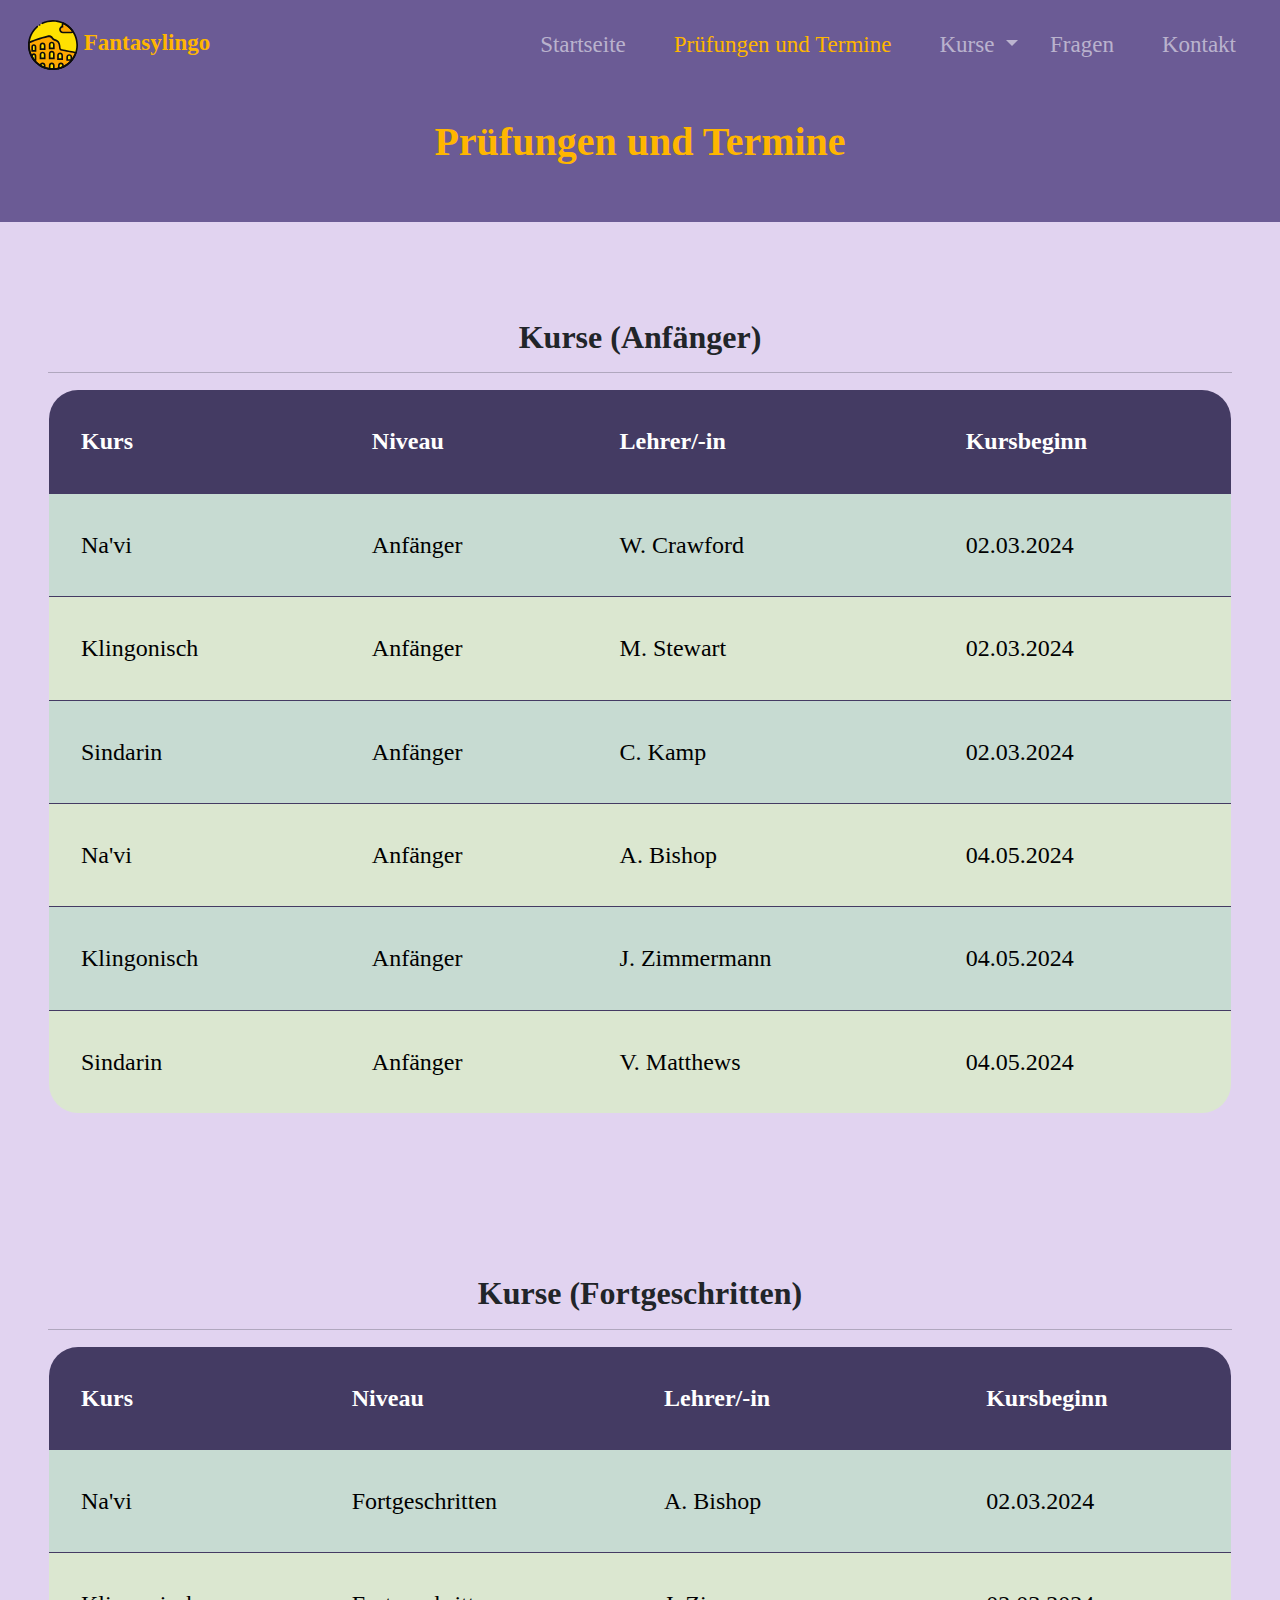
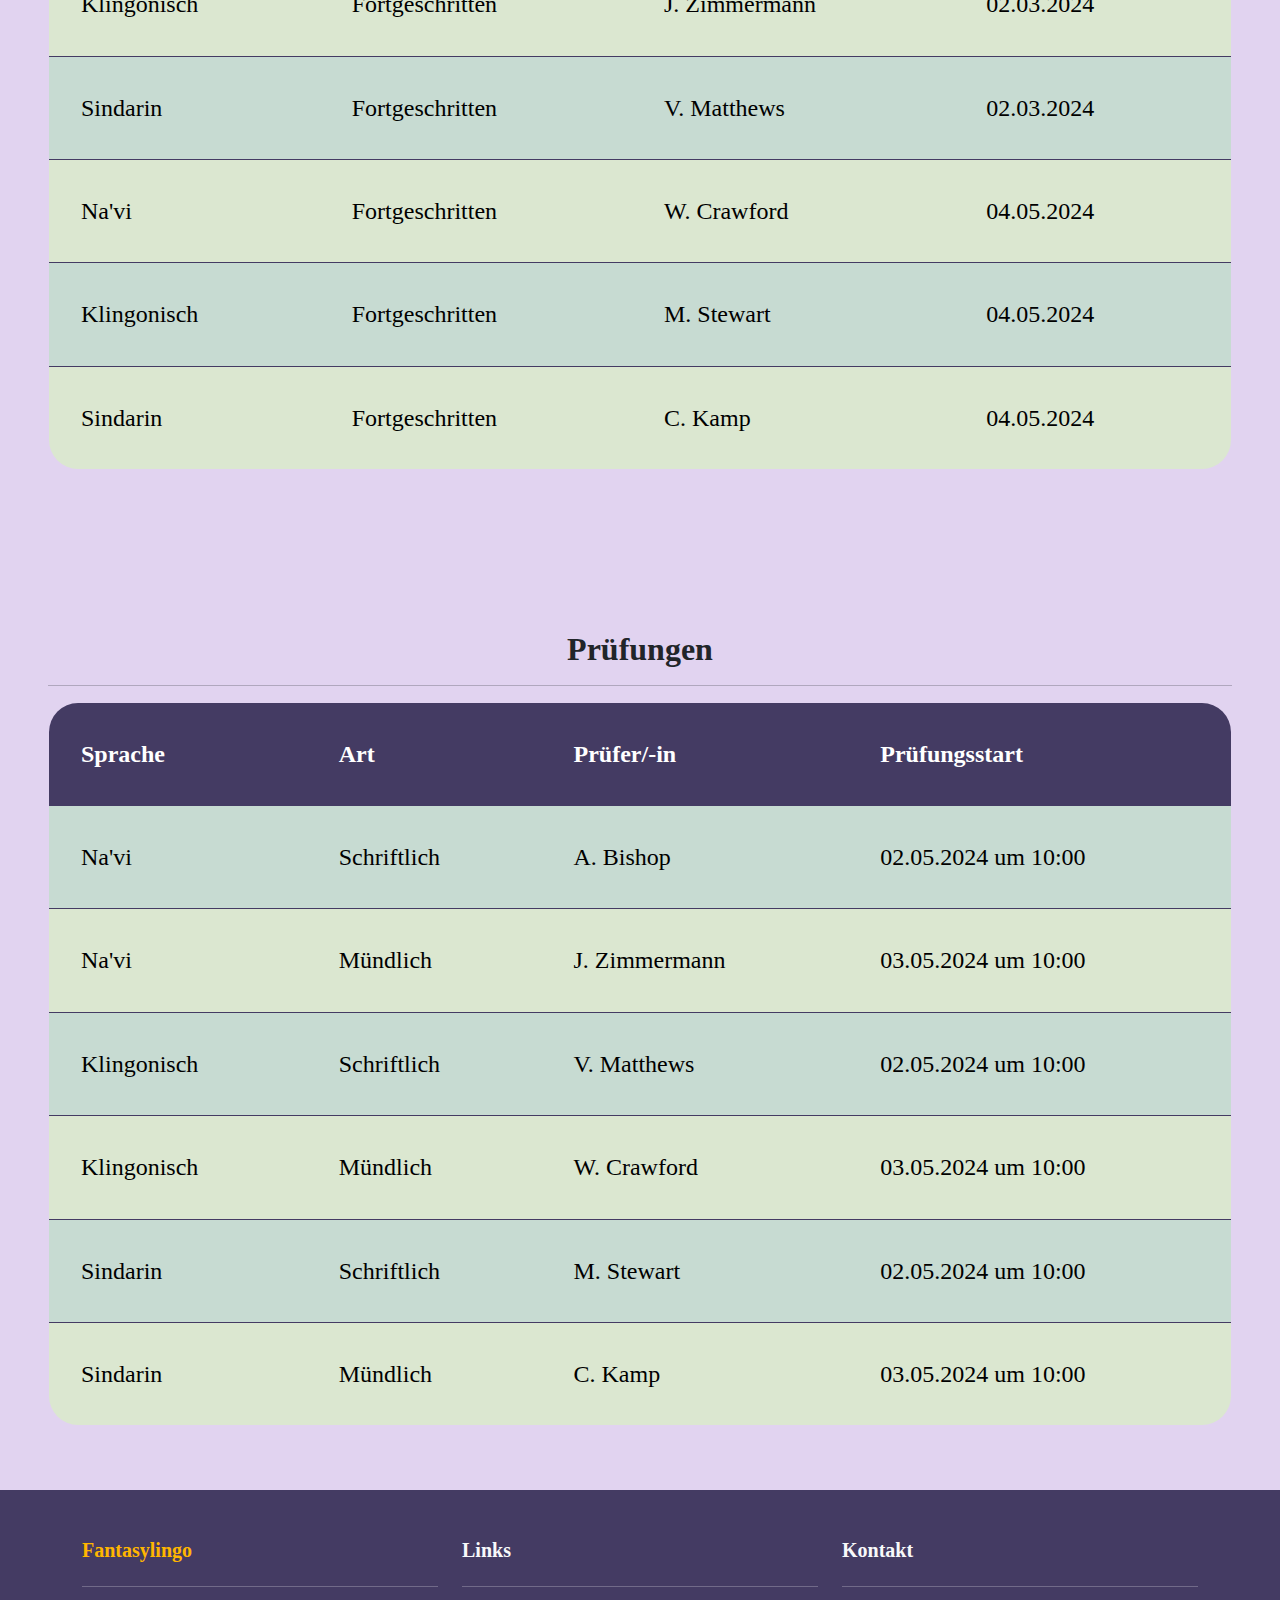
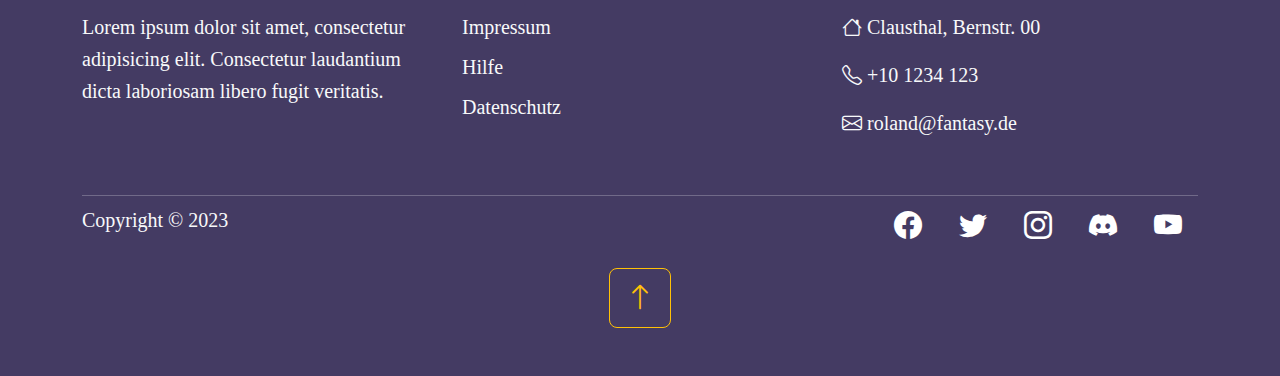
<file: pruefungenUndTermine.html>
<!DOCTYPE html>
<html lang="zxx">

<head>
  <meta charset="UTF-8">
  <meta name="viewport" content="width=device-width, initial-scale=1.0">
  <link rel="stylesheet" href="css/bootstrap.css">
  <link rel="stylesheet" href="assets/bootstrap-icons-1.10.5/font/bootstrap-icons.css">
  <link rel="stylesheet" href="css/style.css">
  <title>Termine</title>
</head>

<body>

  <!--Navbar--><!--Quelle: https://getbootstrap.com/docs/5.3/components/navbar/-->
  <nav class="navbar navbar-expand-lg bg-dark navbar-dark w-auto h-200 fixed-top ">
    <div class="container-fluid">
      <a class="navbar-brand px-3" href="index.html">
        <img class="" src="IMG/logo.svg" alt="logo" width="50"> Fantasylingo
      </a> <!--https://www.svgrepo.com/svg/184166/colosseum-rome-->
      <button class="navbar-toggler" type="button" data-bs-toggle="collapse" data-bs-target="#navmenu"
        aria-controls="navbarSupportedContent" aria-expanded="false" aria-label="Toggle navigation">
        <span class="navbar-toggler-icon"> </span>
      </button>
      <div class="collapse navbar-collapse" id="navmenu">
        <ul class="navbar-nav ms-auto mb-2 mb-lg-0">
          <li class="nav-item">
            <a class="  px-3 nav-link me-3" href="index.html">Startseite</a>
          </li>
          <li class="nav-item me-3">
            <a class="  px-3 nav-link disabled" href="pruefungenUndTermine.html">Prüfungen und Termine</a>
          </li>
          <li class="nav-item dropdown">
            <a class=" px-3 nav-link dropdown-toggle" href="#" role="button" data-bs-toggle="dropdown"
              aria-expanded="false">
              Kurse
            </a>
            <ul class="dropdown-menu">
              <li><a class="dropdown-item fs-5" href="navi.html">Na'vi</a></li>
              <li>
                <hr class="dropdown-divider">
              </li>
              <li><a class="dropdown-item fs-5" href="klingonisch.html">Klingonisch</a></li>
              <li>
                <hr class="dropdown-divider">
              </li>
              <li><a class="dropdown-item fs-5" href="sindarin.html">Sindarin</a></li>
            </ul>
          </li>
          <li class="nav-item me-3">
            <a class="px-3 nav-link" href="index.html#fragen">Fragen</a>
          </li>
          <li class="nav-item me-3">
            <a class="px-3 nav-link" href="kontakt.html">Kontakt</a>
          </li>
        </ul>
      </div>
    </div>
  </nav>




  <!--Header-->
  <section class="bg-dark text-light p-5 text-center text-md-start">
    <div class="container">
      <div class="align-items-center">
        <div>
          <h1 class="text-warning text-center">Prüfungen und Termine</h1>
        </div>
      </div>
    </div>
  </section>

  <!--Termintabelle : https://getbootstrap.com/docs/5.3/content/tables/-->
  <!--tutorial: https://www.youtube.com/watch?v=czZ1PvNW5hk 
  https://www.youtube.com/watch?v=OtBpgtqrjyo-->

  <section class="p-5 mt-5">
    <h2 class="text-center mb-2 fw-bold">Kurse (Anfänger)</h2>
    <hr>
    <table class="table table-success table-striped fs-4 table-rounded ">
     
      <thead>
        <tr>
          <th scope="col ">Kurs</th>
          <th scope="col">Niveau</th>
          <th scope="col">Lehrer/-in</th>
          <th scope="col">Kursbeginn</th>
        </tr>
      </thead>
    
      <tbody>
        <tr>
          <td data-cell="Kurs" scope="row">Na'vi</td>  <!--Data-cell nutzlich fuer gute Empfänglichkeit-->
          <td data-cell="Niveau">Anfänger</td>
          <td data-cell="Lehrer">W. Crawford</td>
          <td data-cell="kursbeginn">02.03.2024</td>
        </tr>
        <tr>
          <td data-cell="Kurs" scope="row">Klingonisch</td>
          <td data-cell="Niveau">Anfänger</td>
          <td data-cell="Lehrer">M. Stewart</td>
          <td data-cell="kursbeginn">02.03.2024</td>
        </tr>
        <tr>
          <td data-cell="Kurs" scope="row">Sindarin</td>
          <td data-cell="Niveau">Anfänger</td>
          <td data-cell="Lehrer">C. Kamp</td>
          <td data-cell="kursbeginn">02.03.2024</td>
        </tr>
        <tr>
          <td data-cell="Kurs" scope="row">Na'vi</td>
          <td data-cell="Niveau">Anfänger</td>
          <td data-cell="Lehrer">A. Bishop</td>
          <td data-cell="kursbeginn">04.05.2024</td>
        </tr>
        <tr>
          <td data-cell="Kurs" scope="row">Klingonisch</td>
          <td data-cell="Niveau">Anfänger</td>
          <td data-cell="Lehrer">J. Zimmermann</td>
          <td data-cell="kursbeginn">04.05.2024</td>
        </tr>
        <tr>
          <td data-cell="Kurs" scope="row">Sindarin</td>
          <td data-cell="Niveau">Anfänger</td>
          <td data-cell="Lehrer">V. Matthews</td>
          <td data-cell="kursbeginn">04.05.2024</td>
        </tr>
      </tbody>
    </table>
  </section>

  <section class="p-5 mt-5">
    <h2 class="text-center mb-2 fw-bold">Kurse (Fortgeschritten)</h2>
    <hr>
    <table class="table table-success table-striped fs-4 table-rounded ">
     
      <thead>
        <tr>
          <th scope="col ">Kurs</th>
          <th scope="col">Niveau</th>
          <th scope="col">Lehrer/-in</th>
          <th scope="col">Kursbeginn</th>
        </tr>
      </thead>
    
      <tbody>
        <tr>
          <td data-cell="Kurs" scope="row">Na'vi</td> 
          <td data-cell="Niveau">Fortgeschritten</td>
          <td data-cell="Lehrer">A. Bishop</td>
          <td data-cell="kursbeginn">02.03.2024</td>
        </tr>
        <tr>
          <td data-cell="Kurs" scope="row">Klingonisch</td>
          <td data-cell="Niveau">Fortgeschritten</td>
          <td data-cell="Lehrer">J. Zimmermann</td>
          <td data-cell="kursbeginn">02.03.2024</td>
        </tr>
        <tr>
          <td data-cell="Kurs" scope="row">Sindarin</td>
          <td data-cell="Niveau">Fortgeschritten</td>
          <td data-cell="Lehrer">V. Matthews</td>
          <td data-cell="kursbeginn">02.03.2024</td>
        </tr>
        <tr>
          <td data-cell="Kurs" scope="row">Na'vi</td>
          <td data-cell="Niveau">Fortgeschritten</td>
          <td data-cell="Lehrer">W. Crawford</td>
          <td data-cell="kursbeginn">04.05.2024</td>
        </tr>
        <tr>
          <td data-cell="Kurs" scope="row">Klingonisch</td>
          <td data-cell="Niveau">Fortgeschritten</td>
          <td data-cell="Lehrer">M. Stewart</td>
          <td data-cell="kursbeginn">04.05.2024</td>
        </tr>
        <tr>
          <td data-cell="Kurs" scope="row">Sindarin</td>
          <td data-cell="Niveau">Fortgeschritten</td>
          <td data-cell="Lehrer">C. Kamp</td>
          <td data-cell="kursbeginn">04.05.2024</td>
        </tr>
      </tbody>
    </table>
  </section>

<!--Pruefungen-->
  <section class="p-5 mt-5">
    <h2 class="text-center mb-2 fw-bold">Prüfungen</h2>
    <hr>
    <table class="table table-success table-striped fs-4 table-rounded ">
     
      <thead>
        <tr>
          <th scope="col ">Sprache</th>
          <th scope="col">Art</th>
          <th scope="col">Prüfer/-in </th>
          <th scope="col">Prüfungsstart</th>
        </tr>
      </thead>
    
      <tbody>
        <tr>
          <td data-cell="Kurs" scope="row">Na'vi</td> 
          <td data-cell="Niveau">Schriftlich</td>
          <td data-cell="Lehrer">A. Bishop</td>
          <td data-cell="kursbeginn">02.05.2024 um 10:00</td>
        </tr>
        <tr>
          <td data-cell="Kurs" scope="row">Na'vi</td>
          <td data-cell="Niveau">Mündlich</td>
          <td data-cell="Lehrer">J. Zimmermann</td>
          <td data-cell="kursbeginn">03.05.2024 um 10:00</td>
        </tr>
        <tr>
          <td data-cell="Kurs" scope="row">Klingonisch</td>
          <td data-cell="Niveau">Schriftlich</td>
          <td data-cell="Lehrer">V. Matthews</td>
          <td data-cell="kursbeginn">02.05.2024 um 10:00</td>
        </tr>
        <tr>
          <td data-cell="Kurs" scope="row">Klingonisch</td>
          <td data-cell="Niveau">Mündlich</td>
          <td data-cell="Lehrer">W. Crawford</td>
          <td data-cell="kursbeginn">03.05.2024 um 10:00</td>
        </tr>
        <tr>
          <td data-cell="Kurs" scope="row">Sindarin</td>
          <td data-cell="Niveau">Schriftlich</td>
          <td data-cell="Lehrer">M. Stewart</td>
          <td data-cell="kursbeginn">02.05.2024 um 10:00</td>
        </tr>
        <tr>
          <td data-cell="Kurs" scope="row">Sindarin</td>
          <td data-cell="Niveau">Mündlich</td>
          <td data-cell="Lehrer">C. Kamp</td>
          <td data-cell="kursbeginn">03.05.2024 um 10:00</td>
        </tr>
      </tbody>
    </table>
  </section>




  <!--Footer-->
  <!--grid: https://getbootstrap.com/docs/5.3/layout/grid/-->
  <footer class="p-5 bg-secondary text-light">
    <div class="container">
      <div class="row align-items-stretch text-center text-md-start">
        <div class="col-12 col-md-4 mb-4">
          <h5 class="mb-4 text-warning">Fantasylingo</h5>
          <hr class="mb-2 p-2">
          <p class="text-light">Lorem ipsum dolor sit amet, consectetur adipisicing elit. Consectetur laudantium dicta
            laboriosam libero fugit veritatis.</p>
        </div>
        <div class="col-12 col-md-4 mb-4">
          <h5 class="mb-4">Links</h5>
          <hr class="mb-2 p-2">
          <a href="impressum.html" class="text-light text-decoration-none d-block mb-2 linked">Impressum</a>
          <a href="impressum.html" class="text-light text-decoration-none d-block mb-2 linked">Hilfe</a>
          <a href="Datenschutz.html" class="text-light  text-decoration-none d-block mb-2 linked">Datenschutz</a>
        </div>
        <div class="col-12 col-md-4 mb-4">
          <h5 class="mb-4">Kontakt</h5>
          <hr class="mb-2 p-2">
          <p class="text-light d-block"><i class="bi bi-house"></i> Clausthal, Bernstr. 00</p>
          <p class="text-light d-block"><i class="bi bi-telephone"></i> +10 1234 123</p>
          <p class="text-light d-block"><i class="bi bi-envelope"></i> roland@fantasy.de</p>
        </div>
      </div>
      <hr class="mb-2">
      <div class="row">
        <div class="col-12 col-md-6">
          <p class="text-md-start text-center"> Copyright &copy; 2023 </p>
        </div>
        <div class="col-12 col-md-6">
          <div class="text-md-end text-center">
            <a href=""><i class="bi bi-facebook fs-3 text-white mx-3"></i></a>
            <a href=""><i class="bi bi-twitter fs-3 text-white mx-3"></i></a>
            <a href=""><i class="bi bi-instagram fs-3 text-white mx-3"></i></a>
            <a href=""><i class="bi bi-discord fs-3 text-white mx-3"></i></a>
            <a href=""><i class="bi bi-youtube fs-3 text-white mx-3"></i></a>
          </div>
        </div>
      </div>
      <div class="text-center">
        <a href="#" class="btn btn-outline-warning btn-lg mt-3">
          <i class="bi bi-arrow-up fs-3"></i>
        </a>
      </div>
    </div>
  </footer>
  <script src="js/bootstrap.bundle.js"></script>
</body>
<!--Das sind ein Paar tutorials, die mir viel geholfen haben:
https://www.youtube.com/watch?v=EKSPK_Zk9X8
-->

</html>
</file>
<file: css/style.css>
:root { /* die habe ich nur hier als reference geschrieben sicher gestellt vom https://paletton.com */
    --primary-bg-color: #E1D3F0;
    --primary-nav-color: #6B5B95;
    --secondary-bg-color: #443B63;
    --secondary-light-color: #C4DFAD;
    --accent-and-secondary: #FFB600;
    --accent-color-2: #BB5580;
  }




@media(min-width: 820px) {  /*breakpoint fuer medium >= 768  Quelle: https://getbootstrap.com/docs/5.3/layout/breakpoints/*/
    .abb-input {
        width: 50%;
    }
}

@media (max-width: 767px) {
   th{
    display:none;
   }
   td{
    display: block;
   }
   td::before{
    content:attr(data-cell) ": ";
    font-weight:700;
   }
   
   .align-items-center.text-light.justify-content-between {
    flex-direction: column;
  }

  
  .btn-with-gap{
    margin-top: 20px !important;
  }

    
}

@media (max-width: 992px) {
    .col-md-3 {
      flex: 0 0 100%;
      max-width: 100%;
    }
    .col-md-7 {
        order: 2;
      }
  
      .col-md-5 {
        order: 1;
      }
  }

@media (min-width: 992px) {
    .btn.btn-sm {
        padding: 12px 24px;
        font-size: 16px;
    }
    .carousel-img{
        height: 90% !important;
        width: 90% !important;
    }
    .container2{
        width:800px;
    }
}


.bi-facebook:hover,
.bi-twitter:hover,
.bi-discord:hover,
.bi-youtube:hover,
.bi-instagram:hover {
    color: #ffb600 !important;
}

body::before {
    display: block;
    content: '';
    height: 70px;
}

.navbar {
    padding-top: 15px;
    padding-bottom: 15px;
}

.carousel-img {
    margin: 0 auto;
    border: solid 3px #443B63  ;
}

.carousel-item {
    border-radius: 15px;

}

.img {
    width: 20%;
}

.disabled {
    color: #ffb600 !important;
}

.navbar-brand {
    color: #ffb600 !important;
}
.btns{
    border:none;
}
.btns:hover {
    background-color: #ffb600;
    color: white !important;
    border: none;
}

input.form-control,
textarea.form-control {
    border-radius: 20px;
    outline: solid 7px #c4dfad  ;
}

input.news-form {
    outline: transparent;
}

.dropdown-menu {
    background: #e1d3f0;
}

body {
    background-color: #e1d3f0;
}

.bg-warning {
    background-color: #c4dfad !important;
}

.text-warning {
    color: #ffb600 !important;
}

.bg-dark {
    background-color: #6B5B95 !important;

}

.bg-secondary {
    background-color: #443B63 !important;
}

.accordion {
    background-color: #e1d3f0 !important;
}

.btn-outline {

    background-color: #6B5B95;
    outline: white !important;
}

.btn-outline-secondary:hover {
    color: white;
    background: #ffb600;
}


.accordion-button {
    color: black;
    background: #e1d3f0;
}

.dropdown-item:hover {
    background: #d1c0e4 !important;
}

.accordion-item {
    background: white;
    color: black;

}

.navbar-toggler {
    background: #443B63;
}

.link {
    text-decoration: none;
}

.link:hover {
    color: #6B5B95 !important;
}

.linked {
    text-decoration: none;
}

.linked:hover {
    color: #ffb600 !important;
}

.btn-news {
    background: #BB5580 !important;
    border: none;
    border-top-right-radius:20px ;
    border-end-end-radius: 20px;
}
.btn-news:hover{
   border: none;
   background: #9c4469 !important;
}

.aclick:active {
    color: #ffb600;
}

.img1 {
    border-radius: 30px;
    border: solid #c4dfad  ;
}
.btnPreis{
    background: black !important;

}
.btnPreis:hover{
    background:  white !important;
    color: black !important;
}
.bg-light{
    background-color: #e1d3f0 !important;
}

.icon-large {
    font-size: 4rem !important;
    color:#ffb600;
  }
 
.progress{
    height:10px;
    width: 100%;
  }
.progress-bar{
    background: #ffb600;
}
.btn-primary{
    background: #BB5580;
}
.btn-primary:hover{
    background: #9c4469;
}
.bg-success{
    background: #BB5580 !important;
}
.crd{
    border: solid 3px #6B5B95;
}
.person-img1{
    border:solid 5px #6B5B95;
}


.table-succes{
    background: #6B5B95 !important;
    color: #443B63 !important;
}

.card-kontakt{
    background: #eae8f1;
    border-radius: 15px;
}

td{
    background: #dbe7d0 !important;
}
th {
    background: #443B63  !important;
    color: white !important;
}
table{
    width: 100%;
    border-collapse: collapse;
    
}
td,th{
    padding: 2rem !important;
}
.table-rounded{
    border-radius: 30px;
    overflow: hidden;
    border: solid 1px #443B63;
}
.meow{
    border: solid 1px #443B63 !important;
}

.borderd{
    border: solid 1px #443B63 !important;
}

body {
    font-family: 'copperplate' !important;
  }
  
  h1, h2, h3, h4, h5, h6 ,.navbar-brand {
    font-family:'Papyrus' !important;
    font-weight: 700;
  }
  body {
    font-size: 20px !important;
    line-height: 1.6;
  }
  
  h1 {
    font-size: 2.5rem;
  }
  
  p {
    font-size: 20px !important;
  }

  .navbar , .navbar-brand{
    font-size: 23px !important;
  }
</file>
